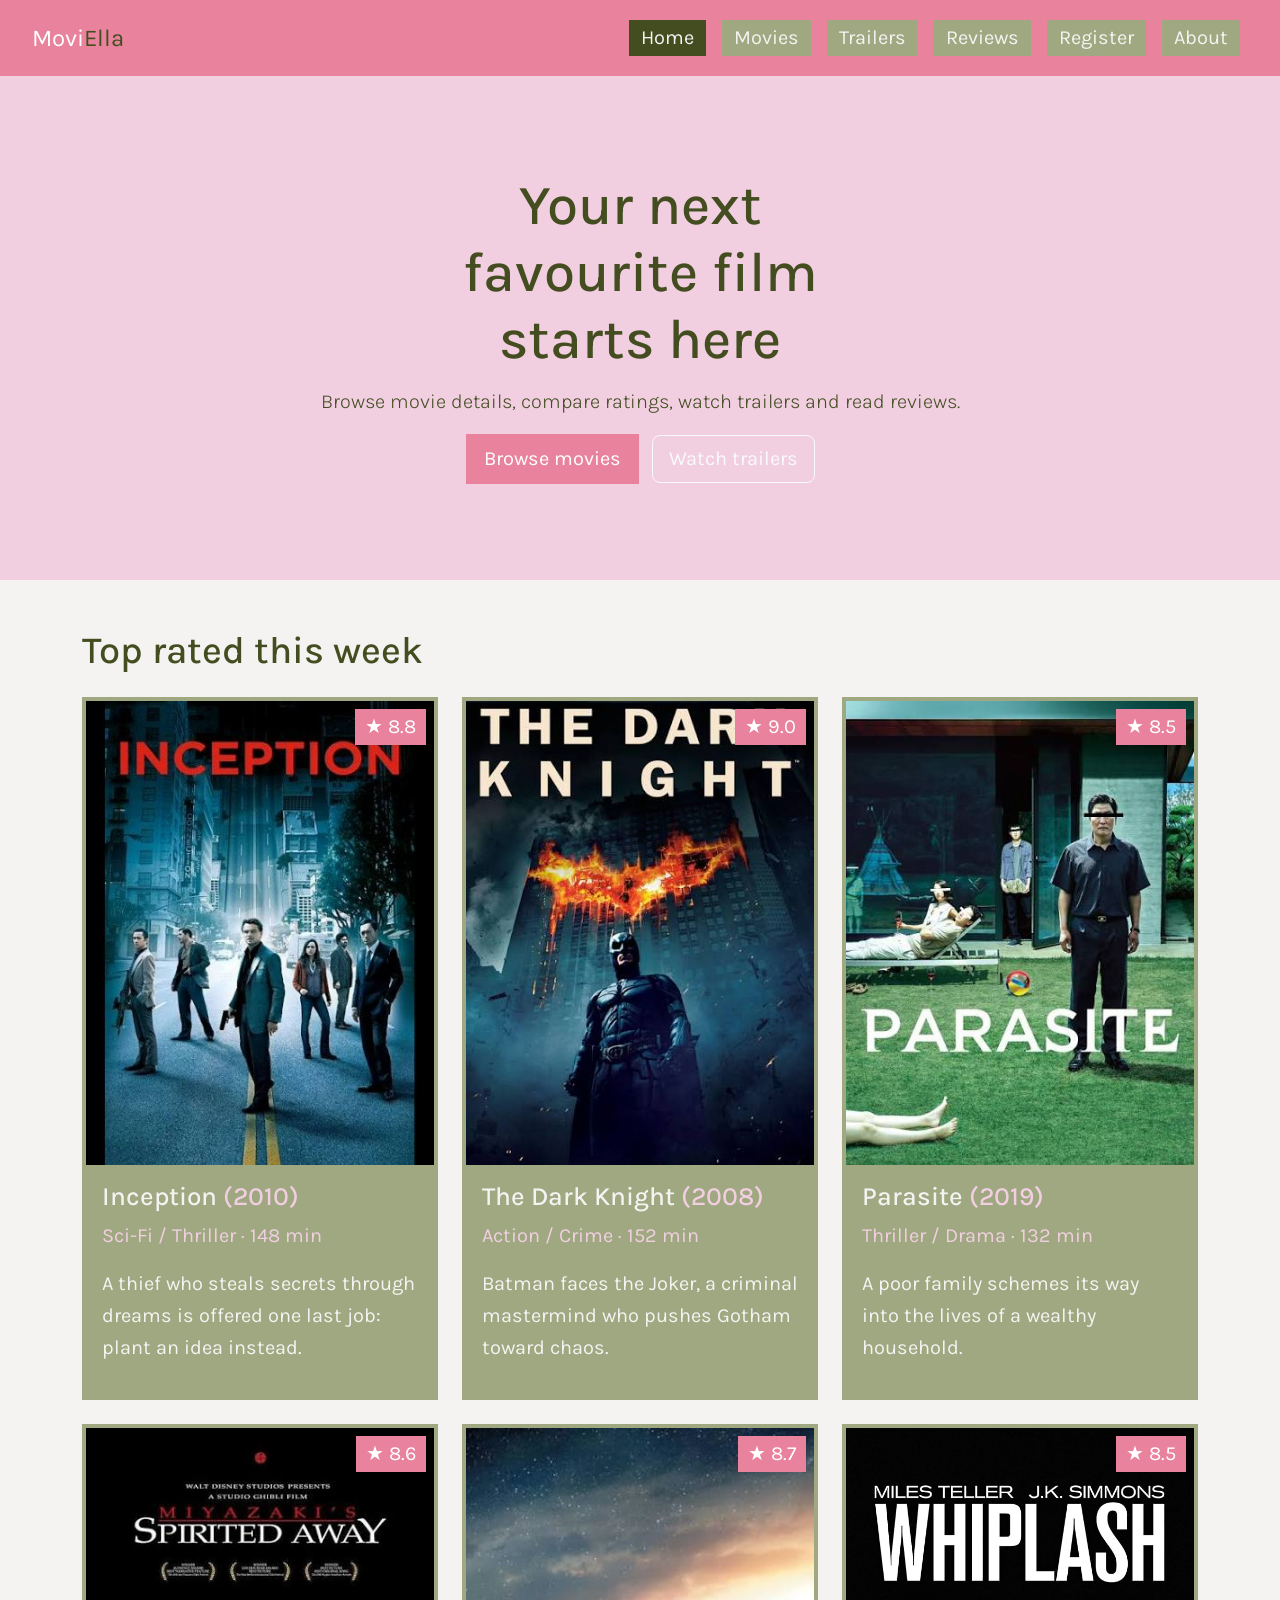
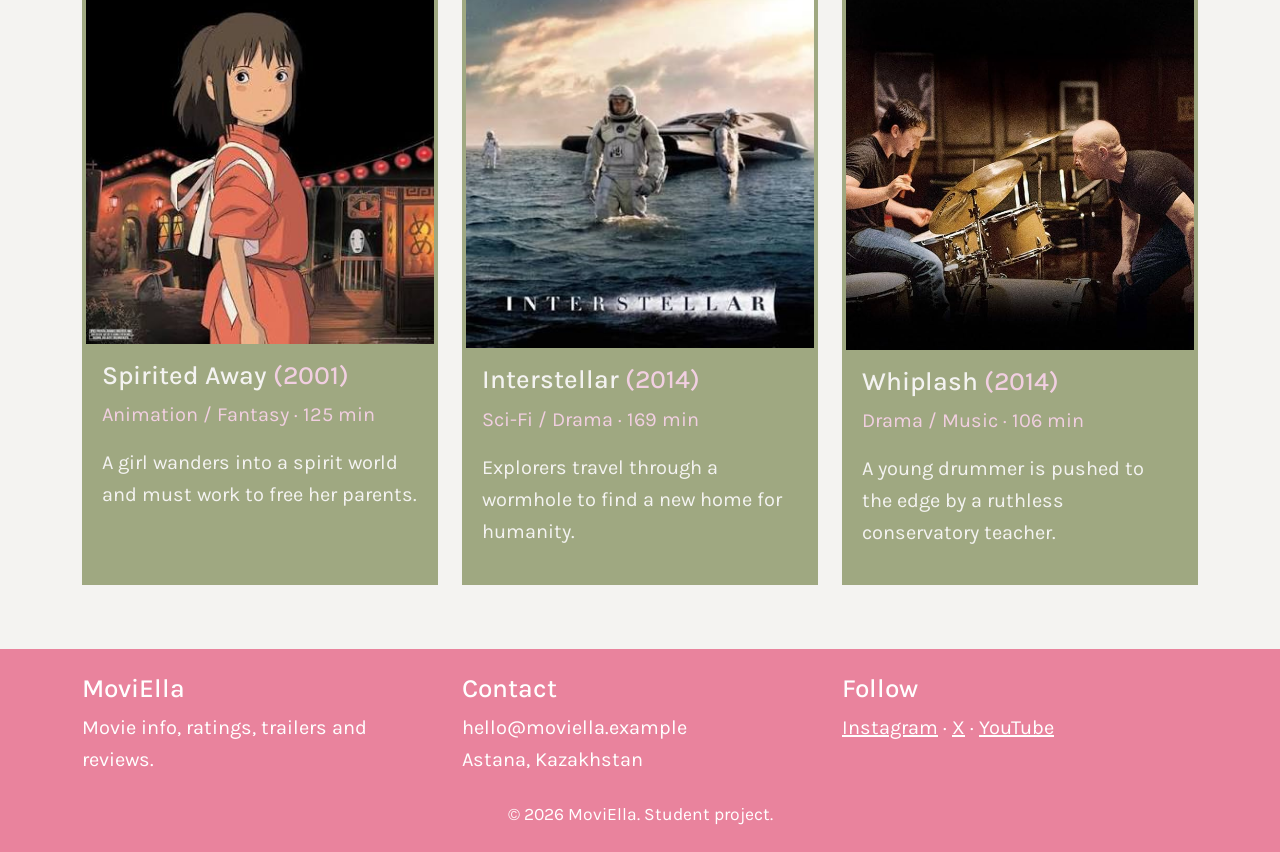
<file: index.html>
<!DOCTYPE html>
<html lang="en">
<head>
  <meta charset="UTF-8">
  <meta name="viewport" content="width=device-width, initial-scale=1">
  <title>Home | MoviElla</title>
  <link rel="preconnect" href="https://fonts.googleapis.com">
  <link href="https://fonts.googleapis.com/css2?family=Archivo+Black&family=Karla:wght@400;700&display=swap" rel="stylesheet">
  <link href="https://cdn.jsdelivr.net/npm/bootstrap@5.3.3/dist/css/bootstrap.min.css" rel="stylesheet">
  <link rel="stylesheet" href="css/style.css">
</head>
<body>
  <header class="site-header">
    <a class="logo" href="index.html">Movi<span>Ella</span></a>
    <nav aria-label="Main"><ul class="nav-list"><li><a href="index.html" class="active" aria-current="page">Home</a></li><li><a href="movies.html">Movies</a></li><li><a href="trailers.html">Trailers</a></li><li><a href="reviews.html">Reviews</a></li><li><a href="register.html">Register</a></li><li><a href="contact.html">About</a></li></ul></nav>
  </header>
  <main>
    <section class="hero">
      <div class="container text-center">
        <h1>Your next favourite film starts here</h1>
        <p class="lead">Browse movie details, compare ratings, watch trailers and read reviews.</p>
        <a class="btn btn-cv btn-lg me-2" href="movies.html">Browse movies</a>
        <a class="btn btn-outline-light btn-lg" href="trailers.html">Watch trailers</a>
      </div>
    </section>
    <section class="container py-5">
      <h2 class="mb-4">Top rated this week</h2>
      <div class="row g-4">
        <article class="col-12 col-sm-6 col-lg-4 movie-item" data-genre="Sci-Fi"><div class="movie-card">
          <div class="poster"><img src="images/inception.jpg" alt="Poster for Inception" width="300" height="450"><span class="badge-rating">★ 8.8</span></div>
          <div class="p-3"><h3>Inception <span class="year">(2010)</span></h3><p class="meta">Sci-Fi / Thriller · 148 min</p><p>A thief who steals secrets through dreams is offered one last job: plant an idea instead.</p></div>
        </div></article>
        <article class="col-12 col-sm-6 col-lg-4 movie-item" data-genre="Action"><div class="movie-card">
          <div class="poster"><img src="images/thedarkknight.jpg" alt="Poster for The Dark Knight" width="300" height="450"><span class="badge-rating">★ 9.0</span></div>
          <div class="p-3"><h3>The Dark Knight <span class="year">(2008)</span></h3><p class="meta">Action / Crime · 152 min</p><p>Batman faces the Joker, a criminal mastermind who pushes Gotham toward chaos.</p></div>
        </div></article>
        <article class="col-12 col-sm-6 col-lg-4 movie-item" data-genre="Thriller"><div class="movie-card">
          <div class="poster"><img src="images/parasite.jpg" alt="Poster for Parasite" width="300" height="450"><span class="badge-rating">★ 8.5</span></div>
          <div class="p-3"><h3>Parasite <span class="year">(2019)</span></h3><p class="meta">Thriller / Drama · 132 min</p><p>A poor family schemes its way into the lives of a wealthy household.</p></div>
        </div></article>
        <article class="col-12 col-sm-6 col-lg-4 movie-item" data-genre="Animation"><div class="movie-card">
          <div class="poster"><img src="images/spiritedaway.jpg" alt="Poster for Spirited Away" width="300" height="450" loading="lazy"><span class="badge-rating">★ 8.6</span></div>
          <div class="p-3"><h3>Spirited Away <span class="year">(2001)</span></h3><p class="meta">Animation / Fantasy · 125 min</p><p>A girl wanders into a spirit world and must work to free her parents.</p></div>
        </div></article>
        <article class="col-12 col-sm-6 col-lg-4 movie-item" data-genre="Sci-Fi"><div class="movie-card">
          <div class="poster"><img src="images/interstellar.jpg" alt="Poster for Interstellar" width="300" height="450" loading="lazy"><span class="badge-rating">★ 8.7</span></div>
          <div class="p-3"><h3>Interstellar <span class="year">(2014)</span></h3><p class="meta">Sci-Fi / Drama · 169 min</p><p>Explorers travel through a wormhole to find a new home for humanity.</p></div>
        </div></article>
        <article class="col-12 col-sm-6 col-lg-4 movie-item" data-genre="Drama"><div class="movie-card">
          <div class="poster"><img src="images/whiplash.jpg" alt="Poster for Whiplash" width="300" height="450" loading="lazy"><span class="badge-rating">★ 8.5</span></div>
          <div class="p-3"><h3>Whiplash <span class="year">(2014)</span></h3><p class="meta">Drama / Music · 106 min</p><p>A young drummer is pushed to the edge by a ruthless conservatory teacher.</p></div>
        </div></article>
      </div>
    </section>
  </main>
  <footer class="site-footer">
    <div class="container">
      <div class="row text-center text-md-start">
        <div class="col-md-4 mb-3"><h2 class="h6">MoviElla</h2><p>Movie info, ratings, trailers and reviews.</p></div>
        <div class="col-md-4 mb-3"><h2 class="h6">Contact</h2><p>hello@moviella.example<br>Astana, Kazakhstan</p></div>
        <div class="col-md-4 mb-3"><h2 class="h6">Follow</h2><p><a href="https://instagram.com">Instagram</a> · <a href="https://x.com">X</a> · <a href="https://youtube.com">YouTube</a></p></div>
      </div>
      <p class="text-center small mb-0">&copy; 2026 MoviElla. Student project.</p>
    </div>
  </footer>
  <script src="https://code.jquery.com/jquery-3.7.1.min.js"></script>
  <script src="https://cdn.jsdelivr.net/npm/bootstrap@5.3.3/dist/js/bootstrap.bundle.min.js"></script>
  <script src="js/script.js"></script>
</body>
</html>
</file>
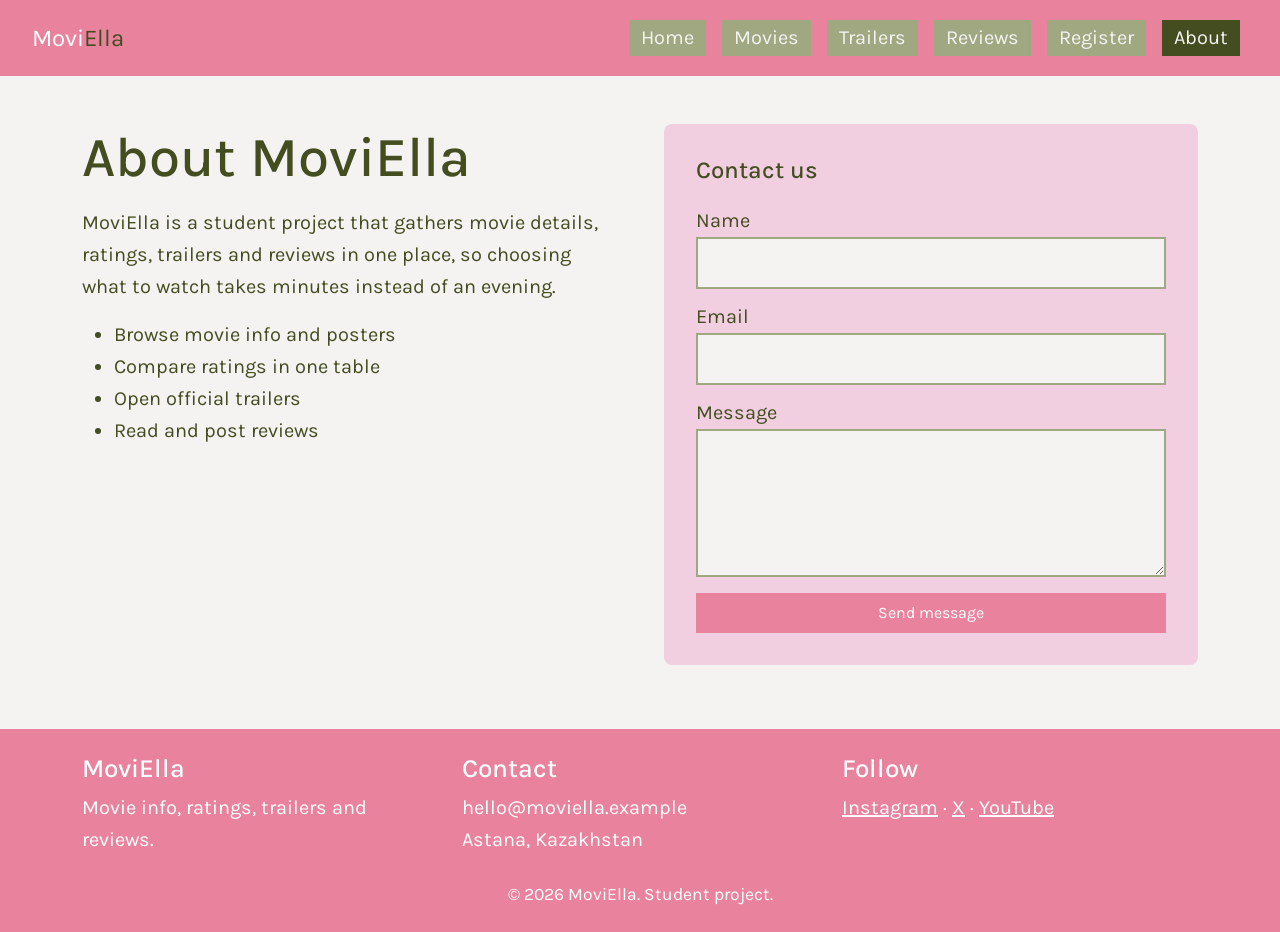
<file: contact.html>
<!DOCTYPE html>
<html lang="en">
<head>
  <meta charset="UTF-8">
  <meta name="viewport" content="width=device-width, initial-scale=1">
  <title>About | MoviElla</title>
  <link rel="preconnect" href="https://fonts.googleapis.com">
  <link href="https://fonts.googleapis.com/css2?family=Archivo+Black&family=Karla:wght@400;700&display=swap" rel="stylesheet">
  <link href="https://cdn.jsdelivr.net/npm/bootstrap@5.3.3/dist/css/bootstrap.min.css" rel="stylesheet">
  <link rel="stylesheet" href="css/style.css">
</head>
<body>
  <header class="site-header">
    <a class="logo" href="index.html">Movi<span>Ella</span></a>
    <nav aria-label="Main"><ul class="nav-list"><li><a href="index.html">Home</a></li><li><a href="movies.html">Movies</a></li><li><a href="trailers.html">Trailers</a></li><li><a href="reviews.html">Reviews</a></li><li><a href="register.html">Register</a></li><li><a href="contact.html" class="active" aria-current="page">About</a></li></ul></nav>
  </header>
  <main>
    <section class="container py-5">
      <div class="row g-5">
        <div class="col-lg-6">
          <h1 class="mb-3">About MoviElla</h1>
          <p>MoviElla is a student project that gathers movie details, ratings, trailers and reviews in one place, so choosing what to watch takes minutes instead of an evening.</p>
          <ul>
            <li>Browse movie info and posters</li>
            <li>Compare ratings in one table</li>
            <li>Open official trailers</li>
            <li>Read and post reviews</li>
          </ul>
        </div>
        <div class="col-lg-6">
          <form class="cv-form" action="#" method="post">
            <h2 class="h4">Contact us</h2>
            <label for="cname">Name</label><input id="cname" type="text" required>
            <label for="email">Email</label><input id="email" type="email" required>
            <label for="msg">Message</label><textarea id="msg" rows="4" required></textarea>
            <button class="btn btn-cv mt-3" type="submit">Send message</button>
          </form>
        </div>
      </div>
    </section>
  </main>
  <footer class="site-footer">
    <div class="container">
      <div class="row text-center text-md-start">
        <div class="col-md-4 mb-3"><h2 class="h6">MoviElla</h2><p>Movie info, ratings, trailers and reviews.</p></div>
        <div class="col-md-4 mb-3"><h2 class="h6">Contact</h2><p>hello@moviella.example<br>Astana, Kazakhstan</p></div>
        <div class="col-md-4 mb-3"><h2 class="h6">Follow</h2><p><a href="https://instagram.com">Instagram</a> · <a href="https://x.com">X</a> · <a href="https://youtube.com">YouTube</a></p></div>
      </div>
      <p class="text-center small mb-0">&copy; 2026 MoviElla. Student project.</p>
    </div>
  </footer>
  <script src="https://code.jquery.com/jquery-3.7.1.min.js"></script>
  <script src="https://cdn.jsdelivr.net/npm/bootstrap@5.3.3/dist/js/bootstrap.bundle.min.js"></script>
  <script src="js/script.js"></script>
</body>
</html>
</file>
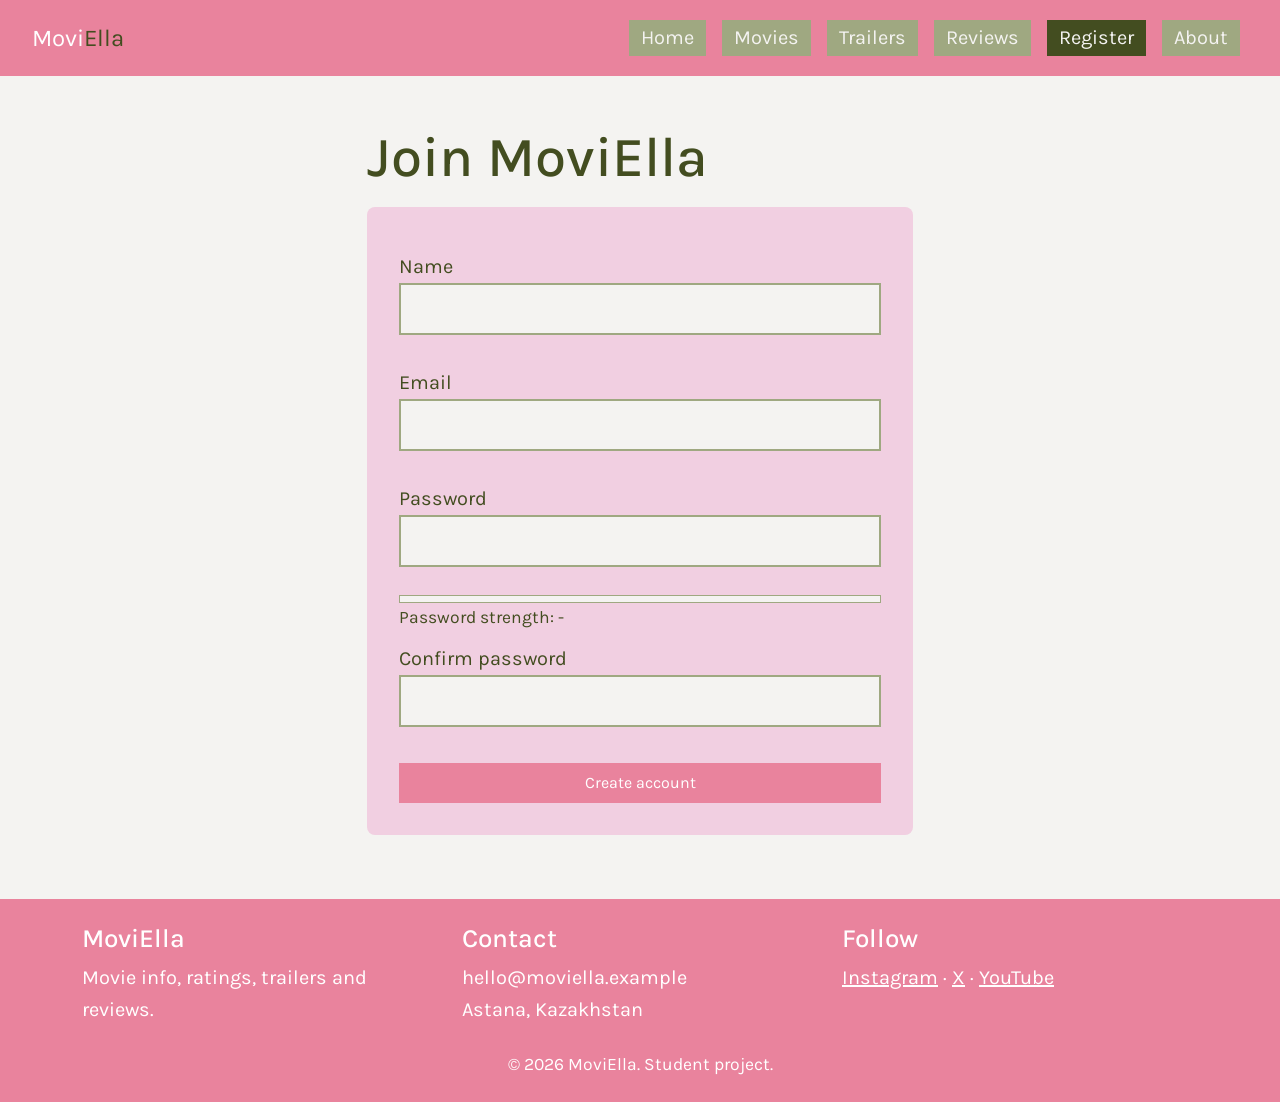
<file: register.html>
<!DOCTYPE html>
<html lang="en">
<head>
  <meta charset="UTF-8">
  <meta name="viewport" content="width=device-width, initial-scale=1">
  <title>Register | MoviElla</title>
  <link rel="preconnect" href="https://fonts.googleapis.com">
  <link href="https://fonts.googleapis.com/css2?family=Archivo+Black&family=Karla:wght@400;700&display=swap" rel="stylesheet">
  <link href="https://cdn.jsdelivr.net/npm/bootstrap@5.3.3/dist/css/bootstrap.min.css" rel="stylesheet">
  <link rel="stylesheet" href="css/style.css">
</head>
<body>
  <header class="site-header">
    <a class="logo" href="index.html">Movi<span>Ella</span></a>
    <nav aria-label="Main"><ul class="nav-list"><li><a href="index.html">Home</a></li><li><a href="movies.html">Movies</a></li><li><a href="trailers.html">Trailers</a></li><li><a href="reviews.html">Reviews</a></li><li><a href="register.html" class="active" aria-current="page">Register</a></li><li><a href="contact.html">About</a></li></ul></nav>
  </header>
  <main>
    <section class="container py-5">
      <div class="row justify-content-center"><div class="col-md-8 col-lg-6">
        <h1 class="mb-3">Join MoviElla</h1>
        <div id="formAlert"></div>
        <form id="registerForm" class="cv-form" novalidate>
          <div class="field"><label for="regName">Name</label><div class="input-wrap"><input id="regName" name="regName" type="text" autocomplete="name"><span class="status" aria-hidden="true"></span></div><small class="msg" id="regNameMsg"></small></div>
          <div class="field"><label for="regEmail">Email</label><div class="input-wrap"><input id="regEmail" name="regEmail" type="email" autocomplete="email"><span class="status" aria-hidden="true"></span></div><small class="msg" id="regEmailMsg"></small></div>
          <div class="field"><label for="regPass">Password</label><div class="input-wrap"><input id="regPass" name="regPass" type="password" autocomplete="new-password"><span class="status" aria-hidden="true"></span></div><small class="msg" id="regPassMsg"></small></div>
          <div class="strength" aria-hidden="true"><div id="strengthBar"></div></div>
          <small id="strengthText" class="msg">Password strength: -</small>
          <div class="field"><label for="regConfirm">Confirm password</label><div class="input-wrap"><input id="regConfirm" name="regConfirm" type="password" autocomplete="new-password"><span class="status" aria-hidden="true"></span></div><small class="msg" id="regConfirmMsg"></small></div>
          <button class="btn btn-cv mt-3" type="submit">Create account</button>
        </form>
      </div></div>
    </section>
  </main>
  <footer class="site-footer">
    <div class="container">
      <div class="row text-center text-md-start">
        <div class="col-md-4 mb-3"><h2 class="h6">MoviElla</h2><p>Movie info, ratings, trailers and reviews.</p></div>
        <div class="col-md-4 mb-3"><h2 class="h6">Contact</h2><p>hello@moviella.example<br>Astana, Kazakhstan</p></div>
        <div class="col-md-4 mb-3"><h2 class="h6">Follow</h2><p><a href="https://instagram.com">Instagram</a> · <a href="https://x.com">X</a> · <a href="https://youtube.com">YouTube</a></p></div>
      </div>
      <p class="text-center small mb-0">&copy; 2026 MoviElla. Student project.</p>
    </div>
  </footer>
  <script src="https://code.jquery.com/jquery-3.7.1.min.js"></script>
  <script src="https://cdn.jsdelivr.net/npm/bootstrap@5.3.3/dist/js/bootstrap.bundle.min.js"></script>
  <script src="js/script.js"></script>
</body>
</html>
</file>
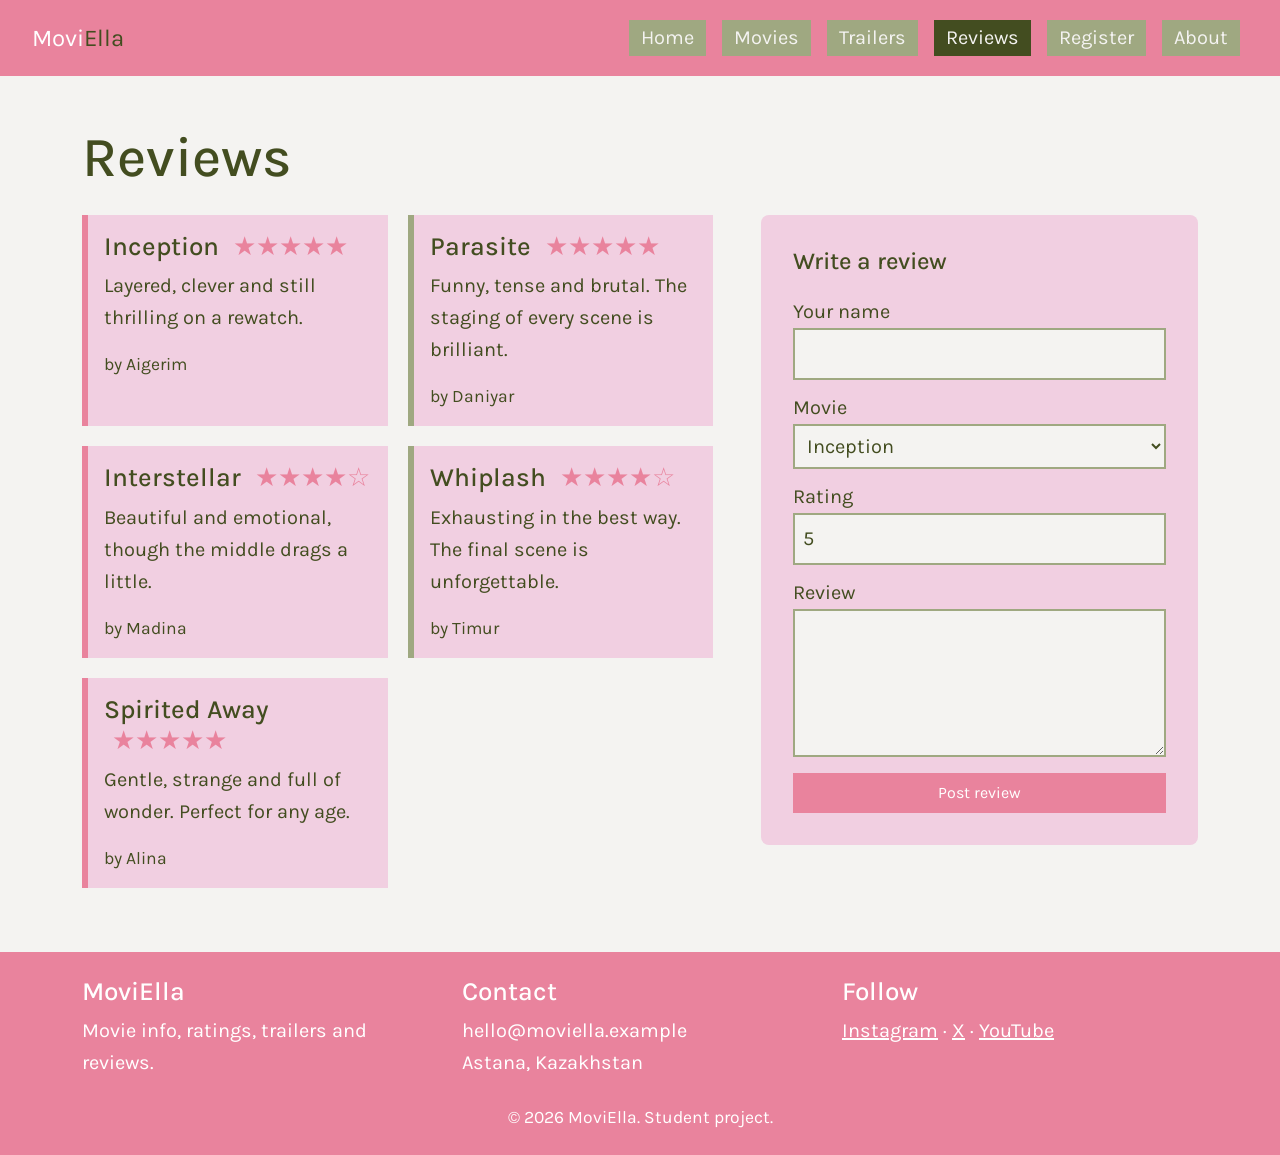
<file: reviews.html>
<!DOCTYPE html>
<html lang="en">
<head>
  <meta charset="UTF-8">
  <meta name="viewport" content="width=device-width, initial-scale=1">
  <title>Reviews | MoviElla</title>
  <link rel="preconnect" href="https://fonts.googleapis.com">
  <link href="https://fonts.googleapis.com/css2?family=Archivo+Black&family=Karla:wght@400;700&display=swap" rel="stylesheet">
  <link href="https://cdn.jsdelivr.net/npm/bootstrap@5.3.3/dist/css/bootstrap.min.css" rel="stylesheet">
  <link rel="stylesheet" href="css/style.css">
</head>
<body>
  <header class="site-header">
    <a class="logo" href="index.html">Movi<span>Ella</span></a>
    <nav aria-label="Main"><ul class="nav-list"><li><a href="index.html">Home</a></li><li><a href="movies.html">Movies</a></li><li><a href="trailers.html">Trailers</a></li><li><a href="reviews.html" class="active" aria-current="page">Reviews</a></li><li><a href="register.html">Register</a></li><li><a href="contact.html">About</a></li></ul></nav>
  </header>
  <main>
    <section class="container py-5">
      <h1 class="mb-4">Reviews</h1>
      <div class="row g-5">
        <div class="col-lg-7"><ul class="review-list">
        <li class="review"><h3>Inception <span class="stars" aria-label="5 out of 5">★★★★★</span></h3><p>Layered, clever and still thrilling on a rewatch.</p><p class="small mb-0">by Aigerim</p></li>
        <li class="review"><h3>Parasite <span class="stars" aria-label="5 out of 5">★★★★★</span></h3><p>Funny, tense and brutal. The staging of every scene is brilliant.</p><p class="small mb-0">by Daniyar</p></li>
        <li class="review"><h3>Interstellar <span class="stars" aria-label="4 out of 5">★★★★☆</span></h3><p>Beautiful and emotional, though the middle drags a little.</p><p class="small mb-0">by Madina</p></li>
        <li class="review"><h3>Whiplash <span class="stars" aria-label="4 out of 5">★★★★☆</span></h3><p>Exhausting in the best way. The final scene is unforgettable.</p><p class="small mb-0">by Timur</p></li>
        <li class="review"><h3>Spirited Away <span class="stars" aria-label="5 out of 5">★★★★★</span></h3><p>Gentle, strange and full of wonder. Perfect for any age.</p><p class="small mb-0">by Alina</p></li>
        </ul></div>
        <div class="col-lg-5">
          <form class="cv-form" action="#" method="post">
            <h2 class="h4">Write a review</h2>
            <label for="name">Your name</label><input id="name" name="name" type="text" required>
            <label for="movie">Movie</label>
            <select id="movie" name="movie"><option>Inception</option><option>The Dark Knight</option><option>Parasite</option><option>Spirited Away</option><option>Interstellar</option><option>Whiplash</option></select>
            <label for="rating">Rating</label>
            <input id="rating" name="rating" type="number" min="1" max="5" value="5">
            <label for="text">Review</label><textarea id="text" name="text" rows="4" required></textarea>
            <button class="btn btn-cv mt-3" type="submit">Post review</button>
          </form>
        </div>
      </div>
    </section>
  </main>
  <footer class="site-footer">
    <div class="container">
      <div class="row text-center text-md-start">
        <div class="col-md-4 mb-3"><h2 class="h6">MoviElla</h2><p>Movie info, ratings, trailers and reviews.</p></div>
        <div class="col-md-4 mb-3"><h2 class="h6">Contact</h2><p>hello@moviella.example<br>Astana, Kazakhstan</p></div>
        <div class="col-md-4 mb-3"><h2 class="h6">Follow</h2><p><a href="https://instagram.com">Instagram</a> · <a href="https://x.com">X</a> · <a href="https://youtube.com">YouTube</a></p></div>
      </div>
      <p class="text-center small mb-0">&copy; 2026 MoviElla. Student project.</p>
    </div>
  </footer>
  <script src="https://code.jquery.com/jquery-3.7.1.min.js"></script>
  <script src="https://cdn.jsdelivr.net/npm/bootstrap@5.3.3/dist/js/bootstrap.bundle.min.js"></script>
  <script src="js/script.js"></script>
</body>
</html>
</file>
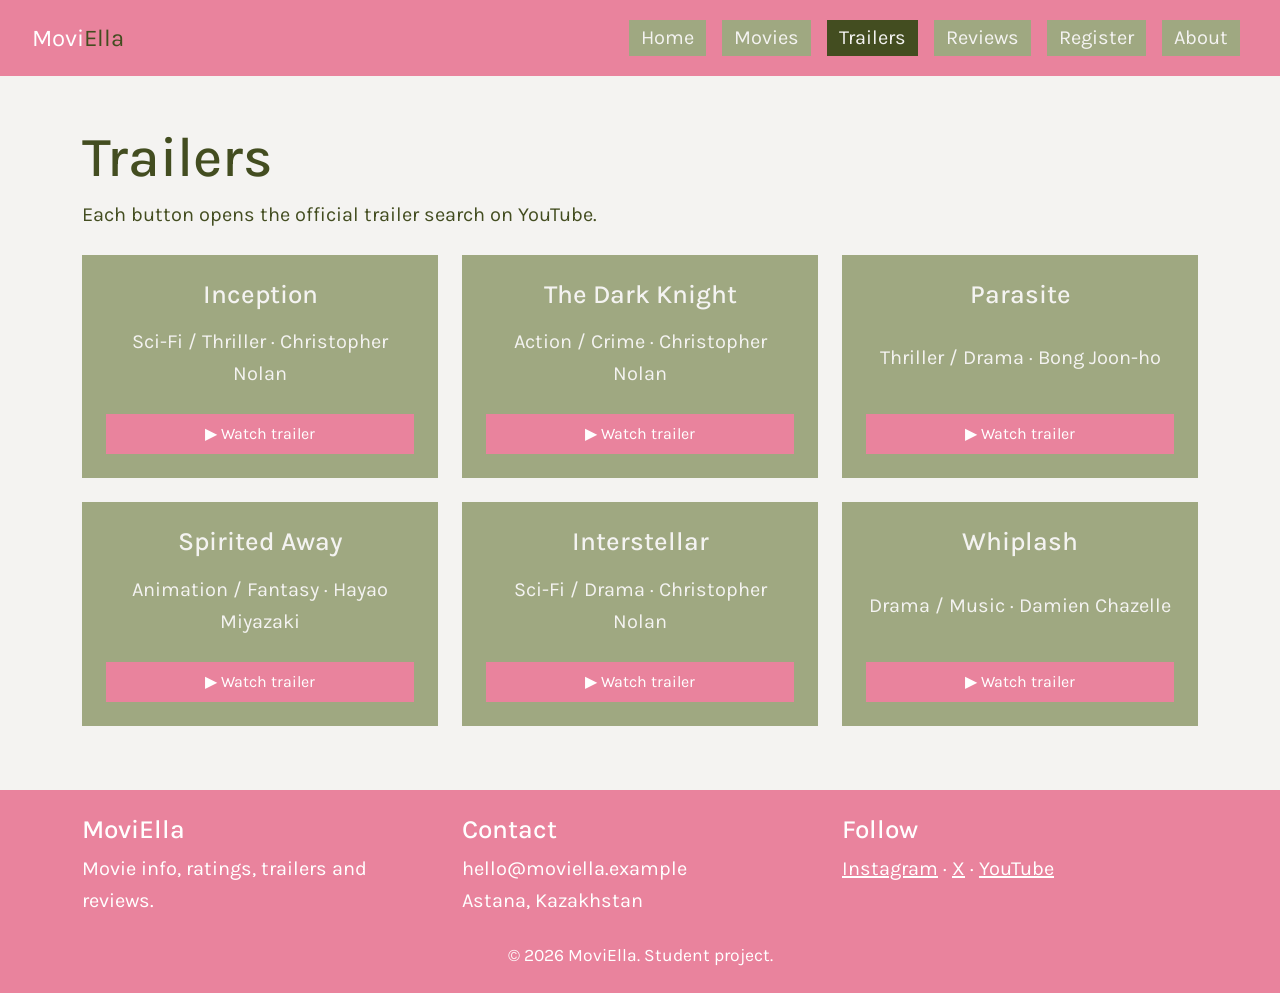
<file: trailers.html>
<!DOCTYPE html>
<html lang="en">
<head>
  <meta charset="UTF-8">
  <meta name="viewport" content="width=device-width, initial-scale=1">
  <title>Trailers | MoviElla</title>
  <link rel="preconnect" href="https://fonts.googleapis.com">
  <link href="https://fonts.googleapis.com/css2?family=Archivo+Black&family=Karla:wght@400;700&display=swap" rel="stylesheet">
  <link href="https://cdn.jsdelivr.net/npm/bootstrap@5.3.3/dist/css/bootstrap.min.css" rel="stylesheet">
  <link rel="stylesheet" href="css/style.css">
</head>
<body>
  <header class="site-header">
    <a class="logo" href="index.html">Movi<span>Ella</span></a>
    <nav aria-label="Main"><ul class="nav-list"><li><a href="index.html">Home</a></li><li><a href="movies.html">Movies</a></li><li><a href="trailers.html" class="active" aria-current="page">Trailers</a></li><li><a href="reviews.html">Reviews</a></li><li><a href="register.html">Register</a></li><li><a href="contact.html">About</a></li></ul></nav>
  </header>
  <main>
    <section class="container py-5">
      <h1 class="mb-2">Trailers</h1>
      <p class="mb-4">Each button opens the official trailer search on YouTube.</p>
      <div class="row g-4">
        <article class="col-12 col-md-6 col-lg-4"><div class="trailer-card"><h3>Inception</h3><p>Sci-Fi / Thriller · Christopher Nolan</p><a class="btn btn-cv" href="https://www.youtube.com/results?search_query=Inception+2010+official+trailer" target="_blank" rel="noopener">▶ Watch trailer</a></div></article>
        <article class="col-12 col-md-6 col-lg-4"><div class="trailer-card"><h3>The Dark Knight</h3><p>Action / Crime · Christopher Nolan</p><a class="btn btn-cv" href="https://www.youtube.com/results?search_query=The+Dark+Knight+2008+official+trailer" target="_blank" rel="noopener">▶ Watch trailer</a></div></article>
        <article class="col-12 col-md-6 col-lg-4"><div class="trailer-card"><h3>Parasite</h3><p>Thriller / Drama · Bong Joon-ho</p><a class="btn btn-cv" href="https://www.youtube.com/results?search_query=Parasite+2019+official+trailer" target="_blank" rel="noopener">▶ Watch trailer</a></div></article>
        <article class="col-12 col-md-6 col-lg-4"><div class="trailer-card"><h3>Spirited Away</h3><p>Animation / Fantasy · Hayao Miyazaki</p><a class="btn btn-cv" href="https://www.youtube.com/results?search_query=Spirited+Away+2001+official+trailer" target="_blank" rel="noopener">▶ Watch trailer</a></div></article>
        <article class="col-12 col-md-6 col-lg-4"><div class="trailer-card"><h3>Interstellar</h3><p>Sci-Fi / Drama · Christopher Nolan</p><a class="btn btn-cv" href="https://www.youtube.com/results?search_query=Interstellar+2014+official+trailer" target="_blank" rel="noopener">▶ Watch trailer</a></div></article>
        <article class="col-12 col-md-6 col-lg-4"><div class="trailer-card"><h3>Whiplash</h3><p>Drama / Music · Damien Chazelle</p><a class="btn btn-cv" href="https://www.youtube.com/results?search_query=Whiplash+2014+official+trailer" target="_blank" rel="noopener">▶ Watch trailer</a></div></article>
      </div>
    </section>
  </main>
  <footer class="site-footer">
    <div class="container">
      <div class="row text-center text-md-start">
        <div class="col-md-4 mb-3"><h2 class="h6">MoviElla</h2><p>Movie info, ratings, trailers and reviews.</p></div>
        <div class="col-md-4 mb-3"><h2 class="h6">Contact</h2><p>hello@moviella.example<br>Astana, Kazakhstan</p></div>
        <div class="col-md-4 mb-3"><h2 class="h6">Follow</h2><p><a href="https://instagram.com">Instagram</a> · <a href="https://x.com">X</a> · <a href="https://youtube.com">YouTube</a></p></div>
      </div>
      <p class="text-center small mb-0">&copy; 2026 MoviElla. Student project.</p>
    </div>
  </footer>
  <script src="https://code.jquery.com/jquery-3.7.1.min.js"></script>
  <script src="https://cdn.jsdelivr.net/npm/bootstrap@5.3.3/dist/js/bootstrap.bundle.min.js"></script>
  <script src="js/script.js"></script>
</body>
</html>
</file>
<file: css/style.css>
:root {
  --cream: #F4F3F1;
  --olive: #434d20;
  --sage: #9FA881;
  --pink: #e9839D;
  --blush: #F1CFE1;
  --font-main: Luminari, "Karla", fantasy;
}

body {
  font-size: 14px;
  line-height: 1.6;
  background: var(--cream);
  color: var(--olive);
  font-family: var(--font-main);
}

h1 { font-size: 28px; font-family: var(--font-main); }
h2 { font-size: 22px; font-family: var(--font-main); }
h3 { font-size: 18px; font-family: var(--font-main); }
p  { font-family: var(--font-main); }

a { color: var(--olive); }
a:hover, a:focus { color: var(--pink); }

.site-header {
  display: flex;
  flex-direction: column;
  align-items: center;
  gap: 8px;
  padding: 12px 16px;
  background: var(--pink);
  font-family: var(--font-main);
  position: sticky;
  top: 0;
  z-index: 100;
}
.logo { font-size: 24px; text-decoration: none; color: #ffffff; }
.logo span { color: var(--olive); }
.nav-list { display: flex; flex-wrap: wrap; justify-content: center; list-style: none; margin: 0; padding: 0; }
.nav-list a {
  display: block;
  background: var(--sage);
  color: var(--cream);
  margin: 4px 8px;
  padding: 2px 12px;
  text-decoration: none;
}
.nav-list a:hover, .nav-list a:focus, .nav-list a.active { background: var(--olive); color: var(--cream); outline: none; }

.section-block { padding-top: 16px; padding-bottom: 16px; }

.hero { padding: 40px 0; background: var(--blush); }
.hero h1 { max-width: 14ch; margin: 0 auto 12px; }

.movie-card, .trailer-card {
  height: 100%;
  padding: 4px;
  background: var(--sage);
  color: var(--cream);
}
.movie-card h3 { color: var(--cream); }
.year, .meta { color: var(--blush); }
.poster { position: relative; }
.poster img { width: 100%; height: auto; display: block; }
.badge-rating { position: absolute; top: 8px; right: 8px; background: var(--pink); color: #ffffff; padding: 2px 10px; }
.trailer-card { padding: 24px; display: flex; flex-direction: column; justify-content: space-between; gap: 8px; text-align: center; }

.btn-cv { background: var(--pink); color: #ffffff; border: 2px solid var(--pink); border-radius: 0; }
.btn-cv:hover, .btn-cv:focus { background: var(--olive); border-color: var(--olive); color: var(--cream); outline: none; }

.ratings-table { width: 100%; border-collapse: collapse; background: var(--blush); }
.ratings-table caption { caption-side: top; color: var(--olive); }
.ratings-table th, .ratings-table td { padding: 8px 12px; text-align: left; }
.ratings-table th { background: var(--pink); color: #ffffff; }
.ratings-table tbody tr:nth-child(even) { background: var(--cream); }

.review-list { list-style: none; padding: 0; margin: 0; display: grid; grid-template-columns: 1fr; gap: 12px; }
.review { padding: 16px; background: var(--blush); border-left: 6px solid var(--sage); }
.review:nth-child(odd) { border-left-color: var(--pink); }
.stars { color: var(--pink); margin-left: 8px; }

.cv-form { display: flex; flex-direction: column; padding: 16px; background: var(--blush); border-radius: 8px; }
.cv-form label { margin-top: 12px; }
.cv-form input, .cv-form select, .cv-form textarea {
  padding: 8px; background: var(--cream); color: var(--olive);
  border: 2px solid var(--sage); font-family: var(--font-main);
}
.cv-form input:focus, .cv-form select:focus, .cv-form textarea:focus { outline: none; border-color: var(--pink); }

.site-footer { margin-top: 16px; padding: 12px 0; background: var(--pink); color: #ffffff; }
.site-footer a { color: #ffffff; }
.site-footer h2 { font-size: 18px; }
.site-footer p { margin: 0 0 8px; }

@media (min-width: 768px) { 
  body { font-size: 17px; }
  h1 { font-size: 40px; }
  h2 { font-size: 30px; }
  h3 { font-size: 22px; }

  .site-header { flex-direction: row; justify-content: space-between; padding: 16px 32px; }
  .section-block { padding-top: 28px; padding-bottom: 28px; }
  .hero { padding: 64px 0; }
  .review-list { grid-template-columns: 1fr 1fr; gap: 16px; }
  .cv-form { padding: 24px; }
  .site-footer { padding: 16px 0; }
  .site-footer h2 { font-size: 22px; }
}

@media (min-width: 992px) {  
  body { font-size: 20px; }
  h1 { font-size: 56px; }
  h2 { font-size: 38px; }
  h3 { font-size: 26px; }

  .section-block { padding-top: 40px; padding-bottom: 40px; }
  .hero { padding: 96px 0; }
  .review-list { gap: 20px; }
  .cv-form { padding: 32px; }
  .site-footer { padding: 24px 0; }
  .site-footer h2 { font-size: 26px; }
}

.toolbar { display: flex; flex-direction: column; gap: 12px; }
.toolbar .form-control { border: 2px solid var(--sage); border-radius: 0; background: var(--cream); color: var(--olive); font-family: var(--font-main); }
.toolbar .form-control:focus { border-color: var(--pink); box-shadow: none; }
.filters { display: flex; flex-wrap: wrap; gap: 8px; }
.filter-btn { background: var(--sage); color: var(--cream); border: 2px solid var(--sage); padding: 2px 16px; font-family: var(--font-main); }
.filter-btn:hover, .filter-btn:focus { background: var(--olive); border-color: var(--olive); outline: none; }
.filter-btn.active { background: var(--pink); border-color: var(--pink); color: #ffffff; }
.no-results { text-align: center; padding: 16px; background: var(--blush); }

.field { display: flex; flex-direction: column; }
.input-wrap { position: relative; display: flex; }
.input-wrap input { flex: 1; padding-right: 36px; }
.status { position: absolute; right: 10px; top: 50%; transform: translateY(-50%); font-weight: 700; }
.msg { min-height: 20px; }
.field.valid input { border-color: #2e7d32; }
.field.valid .status, .field.valid .msg { color: #2e7d32; }
.field.invalid input { border-color: #c62828; }
.field.invalid .status, .field.invalid .msg { color: #c62828; }
.strength { height: 8px; margin-top: 8px; background: var(--cream); border: 1px solid var(--sage); }
#strengthBar { height: 100%; width: 0; transition: width .3s, background .3s; }
#strengthBar.weak { width: 33%; background: #c62828; }
#strengthBar.medium { width: 66%; background: #f9a825; }
#strengthBar.strong { width: 100%; background: #2e7d32; }

#movieTable td, #movieTable th { vertical-align: middle; }
#movieTable .btn-sm { border-radius: 0; }

.gallery-item { display: block; overflow: hidden; background: var(--sage); }
.gallery-item img { width: 100%; height: auto; display: block; transition: transform .3s; }
.gallery-item:hover img, .gallery-item:focus img { transform: scale(1.08); }

.lightbox { display: none; position: fixed; top: 0; right: 0; bottom: 0; left: 0; z-index: 1000; background: rgba(67, 77, 32, .94); }
.lb-inner { position: absolute; top: 50%; left: 50%; transform: translate(-50%, -50%); text-align: center; width: 80%; }
.lb-inner img { max-width: 100%; max-height: 70vh; width: auto; height: auto; }
.lb-inner p { color: var(--cream); margin: 12px 0 0; }
.lb-btn { position: absolute; background: var(--pink); color: #ffffff; border: none; width: 44px; height: 44px; font-size: 22px; line-height: 1; }
.lb-btn:hover, .lb-btn:focus { background: var(--cream); color: var(--olive); outline: none; }
.lb-close { top: 16px; right: 16px; }
.lb-prev { top: 50%; left: 8px; }
.lb-next { top: 50%; right: 8px; }

@media (min-width: 768px) {
  .toolbar { flex-direction: row; justify-content: space-between; align-items: center; }
  .toolbar .form-control { max-width: 320px; }
  .lb-prev { left: 32px; }
  .lb-next { right: 32px; }
}
</file>
